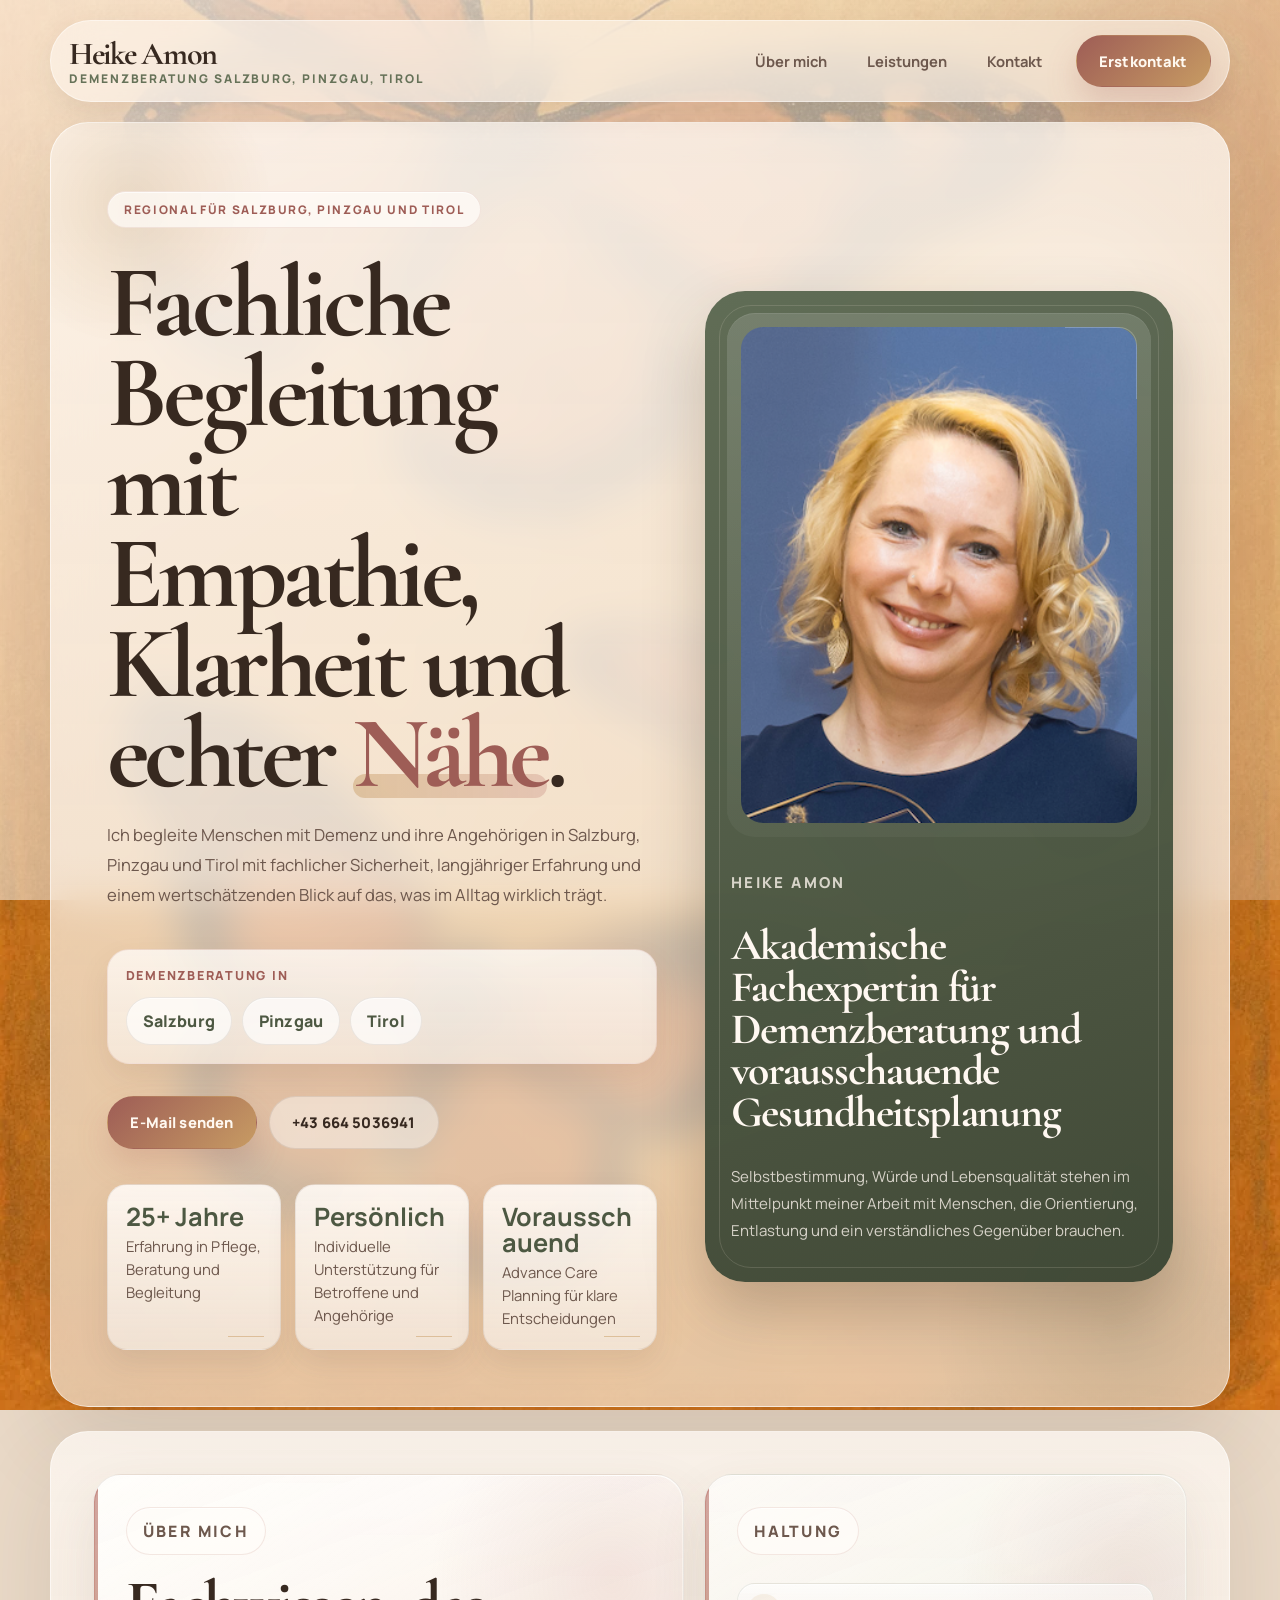
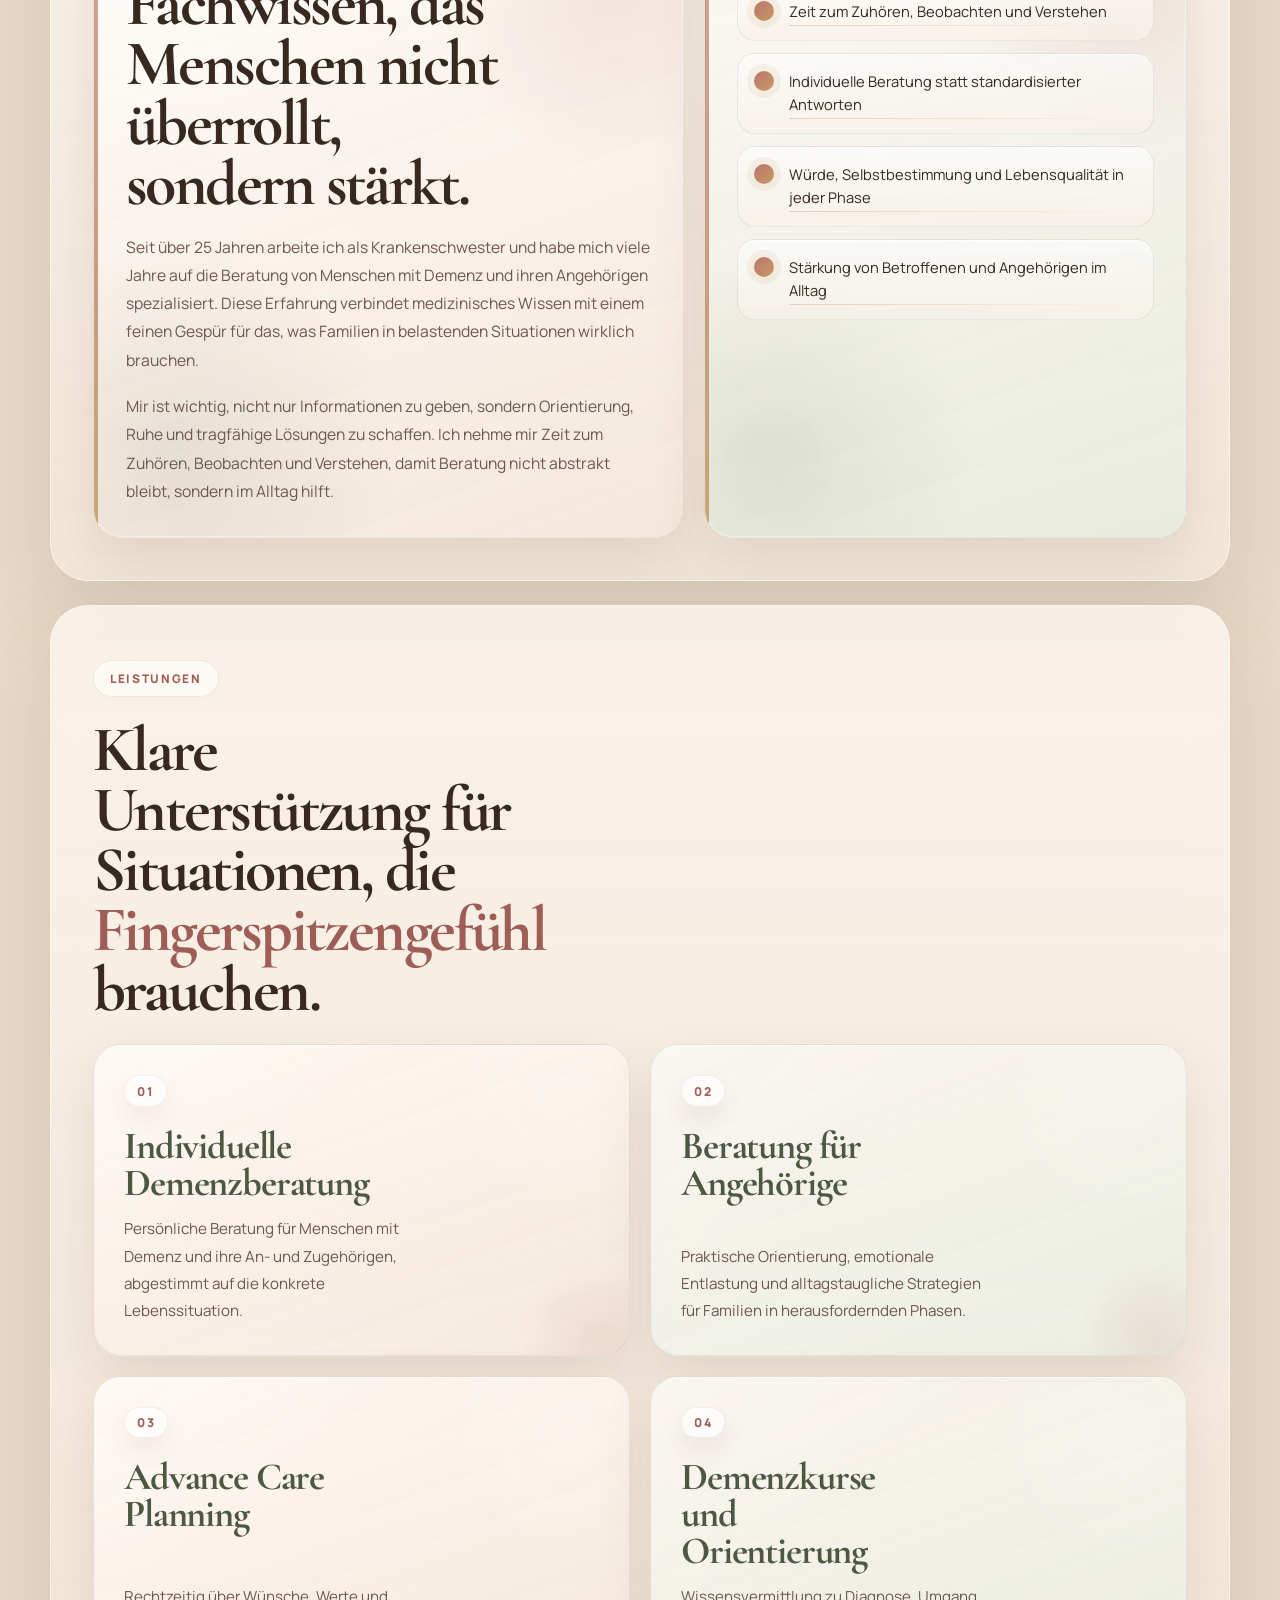
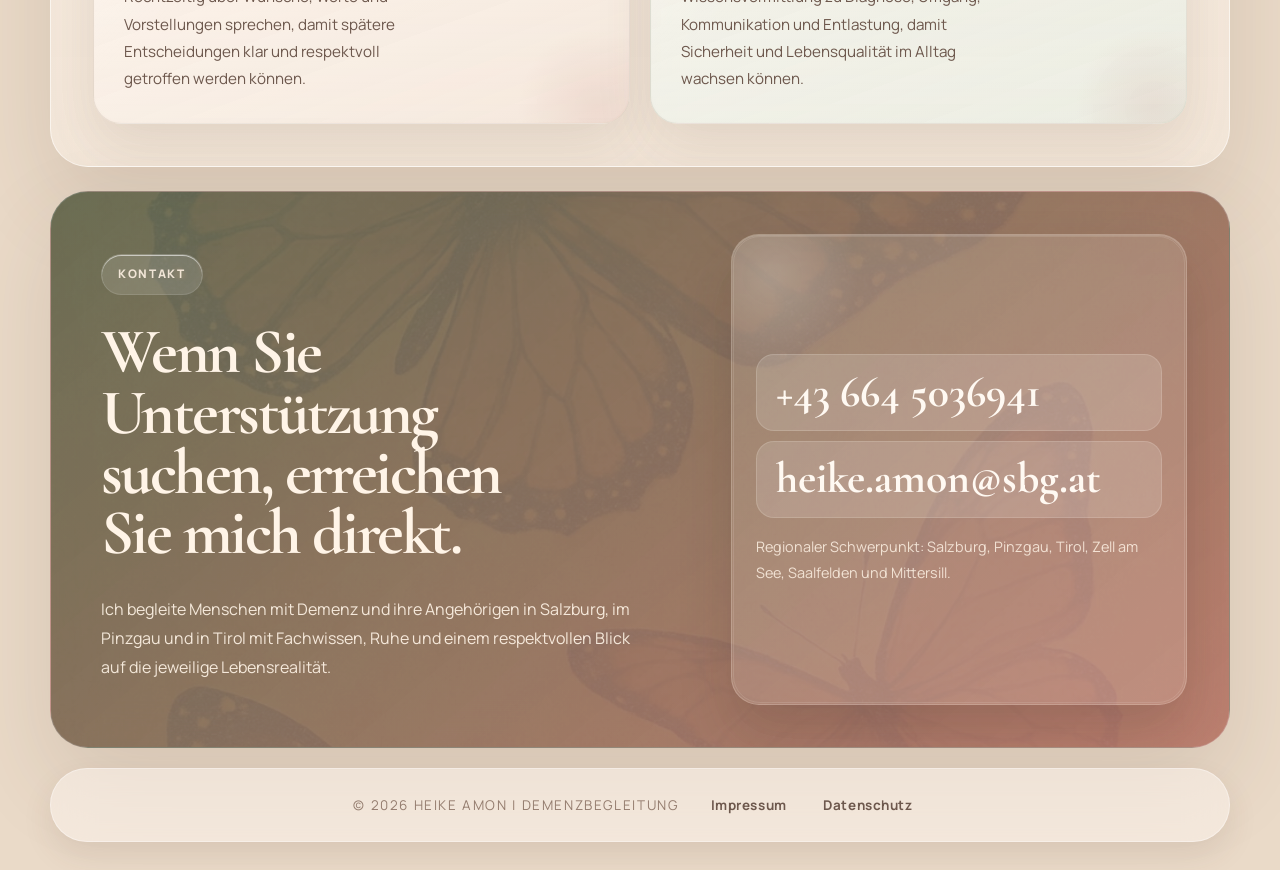
<file: index.html>
<!DOCTYPE html>
<html lang="de">
<head>
  <meta charset="UTF-8">
  <meta name="viewport" content="width=device-width, initial-scale=1.0">
  <title>Demenzberatung in Salzburg, Pinzgau und Tirol | Heike Amon</title>
  <meta name="description" content="Demenzberatung und Begleitung für Betroffene und Angehörige in Salzburg, Pinzgau und Tirol. Heike Amon bietet persönliche Beratung, Advance Care Planning und alltagstaugliche Orientierung.">
  <meta name="keywords" content="Demenzbegleitung Salzburg, Demenzberatung Pinzgau, Demenzberatung Tirol, Demenzberatung Österreich, Advance Care Planning Salzburg, Angehörigenberatung Demenz, Demenzkurse Salzburg, Demenznurse Salzburg, Demenzbegleitung Pinzgau, Demenzbegleitung Tirol">
  <meta name="author" content="Heike Amon">
  <meta name="robots" content="index, follow, max-image-preview:large">
  <meta name="language" content="German">
  <meta name="geo.region" content="AT-5">
  <meta name="geo.placename" content="Saalfelden, Österreich">
  <meta name="theme-color" content="#eadac8">

  <link rel="icon" type="image/x-icon" href="favicon.ico">
  <link rel="canonical" href="https://demenzhilfe-amon.at/">
  <link rel="preconnect" href="https://fonts.googleapis.com">
  <link rel="preconnect" href="https://fonts.gstatic.com" crossorigin>
  <link href="https://fonts.googleapis.com/css2?family=Cormorant+Garamond:wght@500;600;700&amp;family=Manrope:wght@400;500;600;700;800&amp;display=swap" rel="stylesheet">

  <meta property="og:type" content="website">
  <meta property="og:locale" content="de_AT">
  <meta property="og:site_name" content="Demenzhilfe Amon">
  <meta property="og:url" content="https://demenzhilfe-amon.at/">
  <meta property="og:title" content="Demenzberatung in Salzburg, Pinzgau und Tirol | Heike Amon">
  <meta property="og:description" content="Demenzberatung und Begleitung für Betroffene und Angehörige in Salzburg, Pinzgau und Tirol. Persönlich, fachlich fundiert und alltagstauglich.">
  <meta property="og:image" content="https://demenzhilfe-amon.at/profilbild.png">
  <meta property="og:image:alt" content="Portrait von Heike Amon">

  <meta name="twitter:card" content="summary_large_image">
  <meta name="twitter:url" content="https://demenzhilfe-amon.at/">
  <meta name="twitter:title" content="Demenzberatung in Salzburg, Pinzgau und Tirol | Heike Amon">
  <meta name="twitter:description" content="Demenzberatung und Begleitung für Betroffene und Angehörige in Salzburg, Pinzgau und Tirol. Persönlich, fachlich fundiert und alltagstauglich.">
  <meta name="twitter:image" content="https://demenzhilfe-amon.at/profilbild.png">
  <meta name="twitter:image:alt" content="Portrait von Heike Amon">

  <script type="application/ld+json">
  {
    "@context": "https://schema.org",
    "@graph": [
      {
        "@type": "WebSite",
        "@id": "https://demenzhilfe-amon.at/#website",
        "url": "https://demenzhilfe-amon.at/",
        "name": "Demenzhilfe Amon",
        "inLanguage": "de-AT"
      },
      {
        "@type": "LocalBusiness",
        "@id": "https://demenzhilfe-amon.at/#organization",
        "name": "Heike Amon - Demenzbegleitung",
        "description": "Professionelle Demenzbegleitung und Demenzberatung in Salzburg, Pinzgau und Tirol",
        "url": "https://demenzhilfe-amon.at/",
        "image": "https://demenzhilfe-amon.at/profilbild.png",
        "telephone": "+436645036941",
        "email": "heike.amon@sbg.at",
        "address": {
          "@type": "PostalAddress",
          "streetAddress": "Lofererstraße 48",
          "postalCode": "5760",
          "addressLocality": "Saalfelden",
          "addressRegion": "Salzburg",
          "addressCountry": "AT"
        },
        "areaServed": [
          {
            "@type": "City",
            "name": "Salzburg"
          },
          {
            "@type": "City",
            "name": "Pinzgau"
          },
          {
            "@type": "AdministrativeArea",
            "name": "Tirol"
          },
          {
            "@type": "City",
            "name": "Zell am See"
          },
          {
            "@type": "City",
            "name": "Saalfelden"
          },
          {
            "@type": "City",
            "name": "Mittersill"
          }
        ],
        "serviceType": [
          "Demenzberatung",
          "Advance Care Planning",
          "Angehörigenberatung",
          "Demenzkurse"
        ]
      }
    ]
  }
  </script>

  <link rel="stylesheet" href="style.css">
</head>
<body>
  <div class="page-shell">
    <nav class="site-nav" aria-label="Hauptnavigation">
      <a class="brand" href="#top">
        <span class="brand-title">Heike Amon</span>
        <span class="brand-subtitle">Demenzberatung Salzburg, Pinzgau, Tirol</span>
      </a>

      <div class="nav-links">
        <a href="#about">Über mich</a>
        <a href="#leistungen">Leistungen</a>
        <a href="#kontakt">Kontakt</a>
      </div>

      <a href="mailto:heike.amon@sbg.at" class="button button-small">Erstkontakt</a>
    </nav>

    <main>
      <header class="hero" id="top">
        <div class="hero-copy">
          <p class="eyebrow">Regional für Salzburg, Pinzgau und Tirol</p>
          <h1>Fachliche Begleitung mit Empathie, Klarheit und echter <span>Nähe</span>.</h1>
          <p class="hero-text">
            Ich begleite Menschen mit Demenz und ihre Angehörigen in Salzburg, Pinzgau und Tirol mit fachlicher Sicherheit, langjähriger Erfahrung und einem wertschätzenden Blick auf das, was im Alltag wirklich trägt.
          </p>

          <div class="location-spotlight" aria-label="Regionale Schwerpunkte">
            <p class="location-label">Demenzberatung in</p>
            <div class="location-pills">
              <span>Salzburg</span>
              <span>Pinzgau</span>
              <span>Tirol</span>
            </div>
          </div>

          <div class="hero-actions">
            <a href="mailto:heike.amon@sbg.at" class="button">E-Mail senden</a>
            <a href="tel:+436645036941" class="button button-secondary">+43 664 5036941</a>
          </div>

          <ul class="hero-points">
            <li>
              <strong>25+ Jahre</strong>
              <span>Erfahrung in Pflege, Beratung und Begleitung</span>
            </li>
            <li>
              <strong>Persönlich</strong>
              <span>Individuelle Unterstützung für Betroffene und Angehörige</span>
            </li>
            <li>
              <strong>Vorausschauend</strong>
              <span>Advance Care Planning für klare Entscheidungen</span>
            </li>
          </ul>
        </div>

        <aside class="profile-panel" aria-label="Profil von Heike Amon">
          <div class="portrait-frame">
            <img src="profilbild.png" alt="Portrait von Heike Amon" class="portrait">
          </div>

          <div class="profile-copy">
            <p class="profile-kicker">Heike Amon</p>
            <h2>Akademische Fachexpertin für Demenzberatung und vorausschauende Gesundheitsplanung</h2>
            <p>
              Selbstbestimmung, Würde und Lebensqualität stehen im Mittelpunkt meiner Arbeit mit Menschen, die Orientierung, Entlastung und ein verständliches Gegenüber brauchen.
            </p>
          </div>
        </aside>
      </header>

      <section id="about" class="section intro-section">
        <article class="content-card content-card-large">
          <p class="eyebrow">Über mich</p>
          <h2>Fachwissen, das Menschen nicht überrollt, sondern stärkt.</h2>
          <p>
            Seit über 25 Jahren arbeite ich als Krankenschwester und habe mich viele Jahre auf die Beratung von Menschen mit Demenz und ihren Angehörigen spezialisiert. Diese Erfahrung verbindet medizinisches Wissen mit einem feinen Gespür für das, was Familien in belastenden Situationen wirklich brauchen.
          </p>
          <p>
            Mir ist wichtig, nicht nur Informationen zu geben, sondern Orientierung, Ruhe und tragfähige Lösungen zu schaffen. Ich nehme mir Zeit zum Zuhören, Beobachten und Verstehen, damit Beratung nicht abstrakt bleibt, sondern im Alltag hilft.
          </p>
        </article>

        <article class="content-card">
          <p class="eyebrow">Haltung</p>
          <ul class="detail-list">
            <li>Zeit zum Zuhören, Beobachten und Verstehen</li>
            <li>Individuelle Beratung statt standardisierter Antworten</li>
            <li>Würde, Selbstbestimmung und Lebensqualität in jeder Phase</li>
            <li>Stärkung von Betroffenen und Angehörigen im Alltag</li>
          </ul>
        </article>
      </section>

      <section id="leistungen" class="section">
        <div class="section-heading">
          <p class="eyebrow">Leistungen</p>
          <h2>Klare Unterstützung für Situationen, die <span>Fingerspitzengefühl</span> brauchen.</h2>
        </div>

        <div class="services-grid">
          <article class="service-card">
            <span class="service-label">01</span>
            <h3>Individuelle Demenzberatung</h3>
            <p>Persönliche Beratung für Menschen mit Demenz und ihre An- und Zugehörigen, abgestimmt auf die konkrete Lebenssituation.</p>
          </article>

          <article class="service-card">
            <span class="service-label">02</span>
            <h3>Beratung für Angehörige</h3>
            <p>Praktische Orientierung, emotionale Entlastung und alltagstaugliche Strategien für Familien in herausfordernden Phasen.</p>
          </article>

          <article class="service-card">
            <span class="service-label">03</span>
            <h3>Advance Care Planning</h3>
            <p>Rechtzeitig über Wünsche, Werte und Vorstellungen sprechen, damit spätere Entscheidungen klar und respektvoll getroffen werden können.</p>
          </article>

          <article class="service-card">
            <span class="service-label">04</span>
            <h3>Demenzkurse und Orientierung</h3>
            <p>Wissensvermittlung zu Diagnose, Umgang, Kommunikation und Entlastung, damit Sicherheit und Lebensqualität im Alltag wachsen können.</p>
          </article>
        </div>
      </section>

      <section id="kontakt" class="section contact-section">
        <div class="contact-panel">
          <div class="contact-copy">
            <p class="eyebrow">Kontakt</p>
            <h2>Wenn Sie Unterstützung suchen, erreichen Sie mich direkt.</h2>
            <p>
              Ich begleite Menschen mit Demenz und ihre Angehörigen in Salzburg, im Pinzgau und in Tirol mit Fachwissen, Ruhe und einem respektvollen Blick auf die jeweilige Lebensrealität.
            </p>
          </div>

          <div class="contact-details">
            <a href="tel:+436645036941" class="contact-link">+43 664 5036941</a>
            <a href="mailto:heike.amon@sbg.at" class="contact-link">heike.amon@sbg.at</a>
            <p class="contact-note">Regionaler Schwerpunkt: Salzburg, Pinzgau, Tirol, Zell am See, Saalfelden und Mittersill.</p>
          </div>
        </div>
      </section>
    </main>

    <footer class="site-footer">
      <p>&copy; <span data-current-year>2026</span> Heike Amon | Demenzbegleitung</p>
      <nav class="footer-links" aria-label="Rechtliche Seiten">
        <a href="impressum.html">Impressum</a>
        <a href="datenschutz.html">Datenschutz</a>
      </nav>
    </footer>
  </div>

  <script src="script.js"></script>
</body>
</html>
</file>
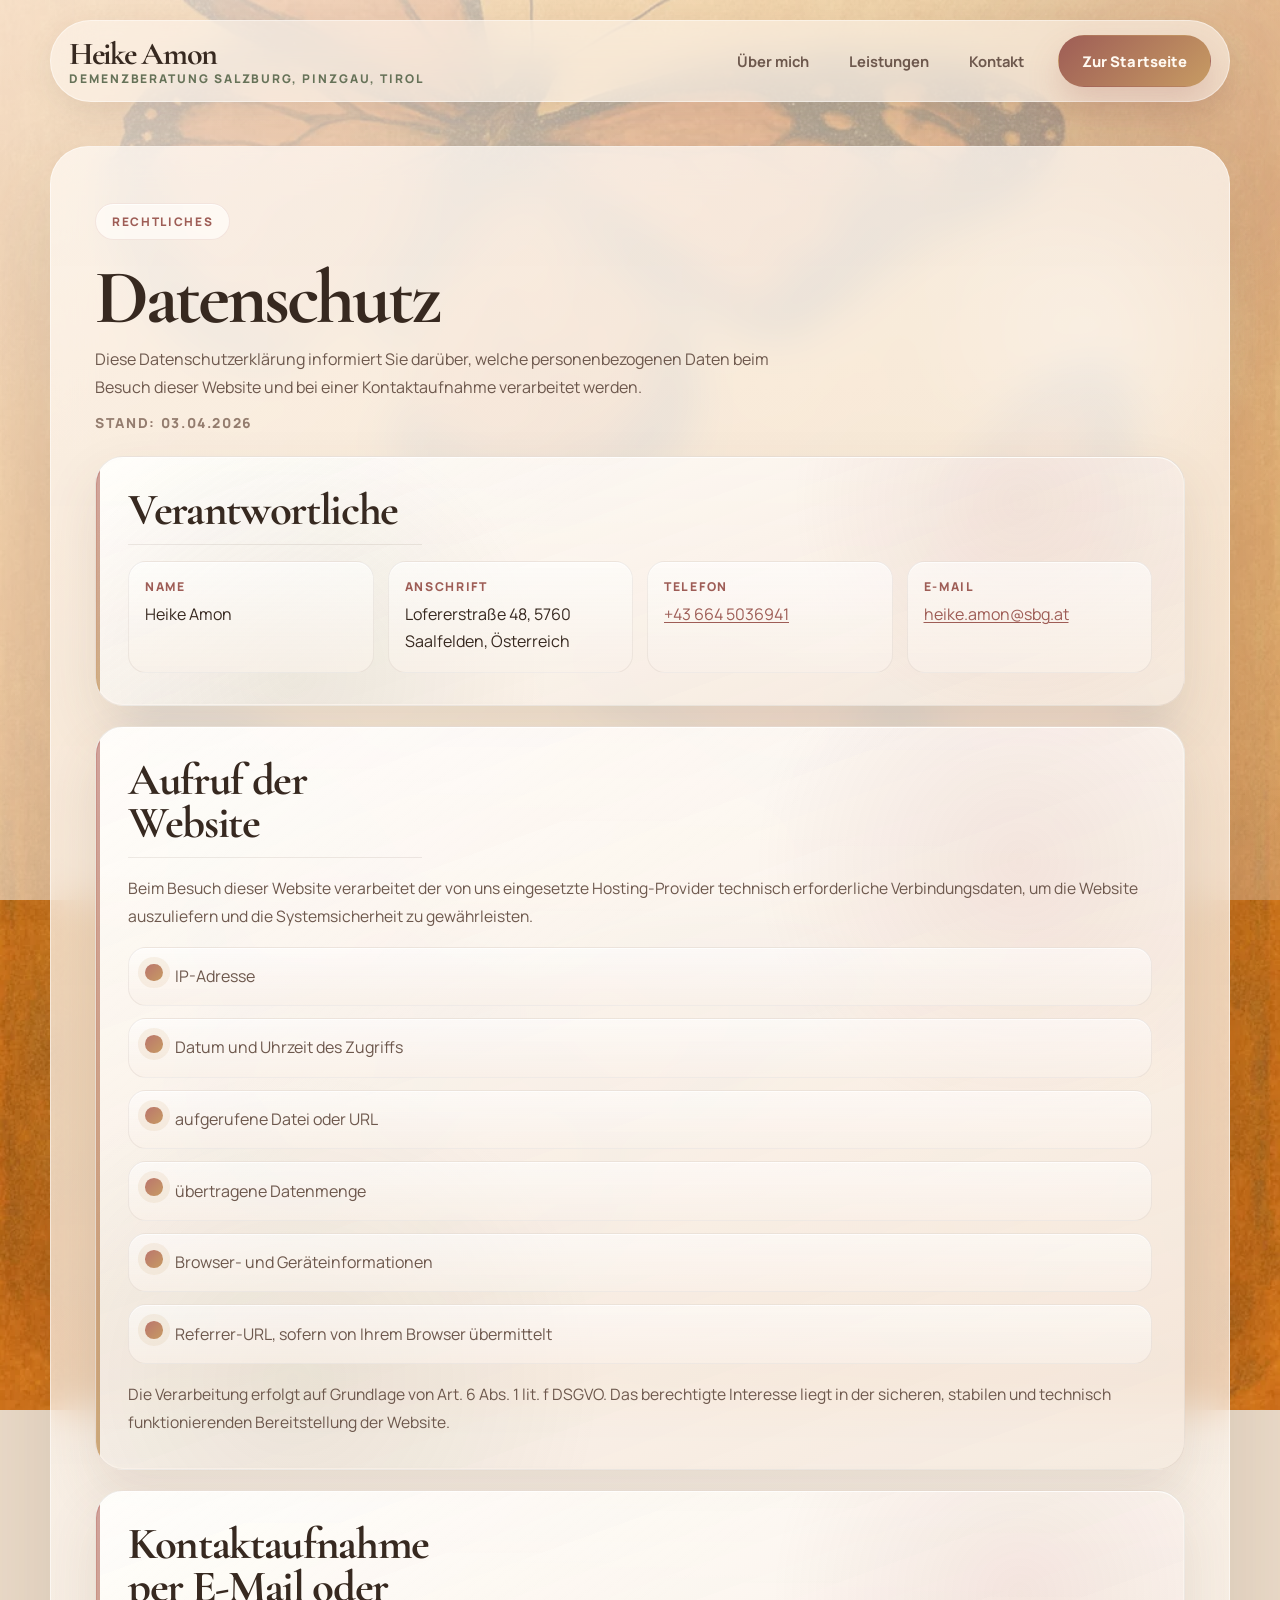
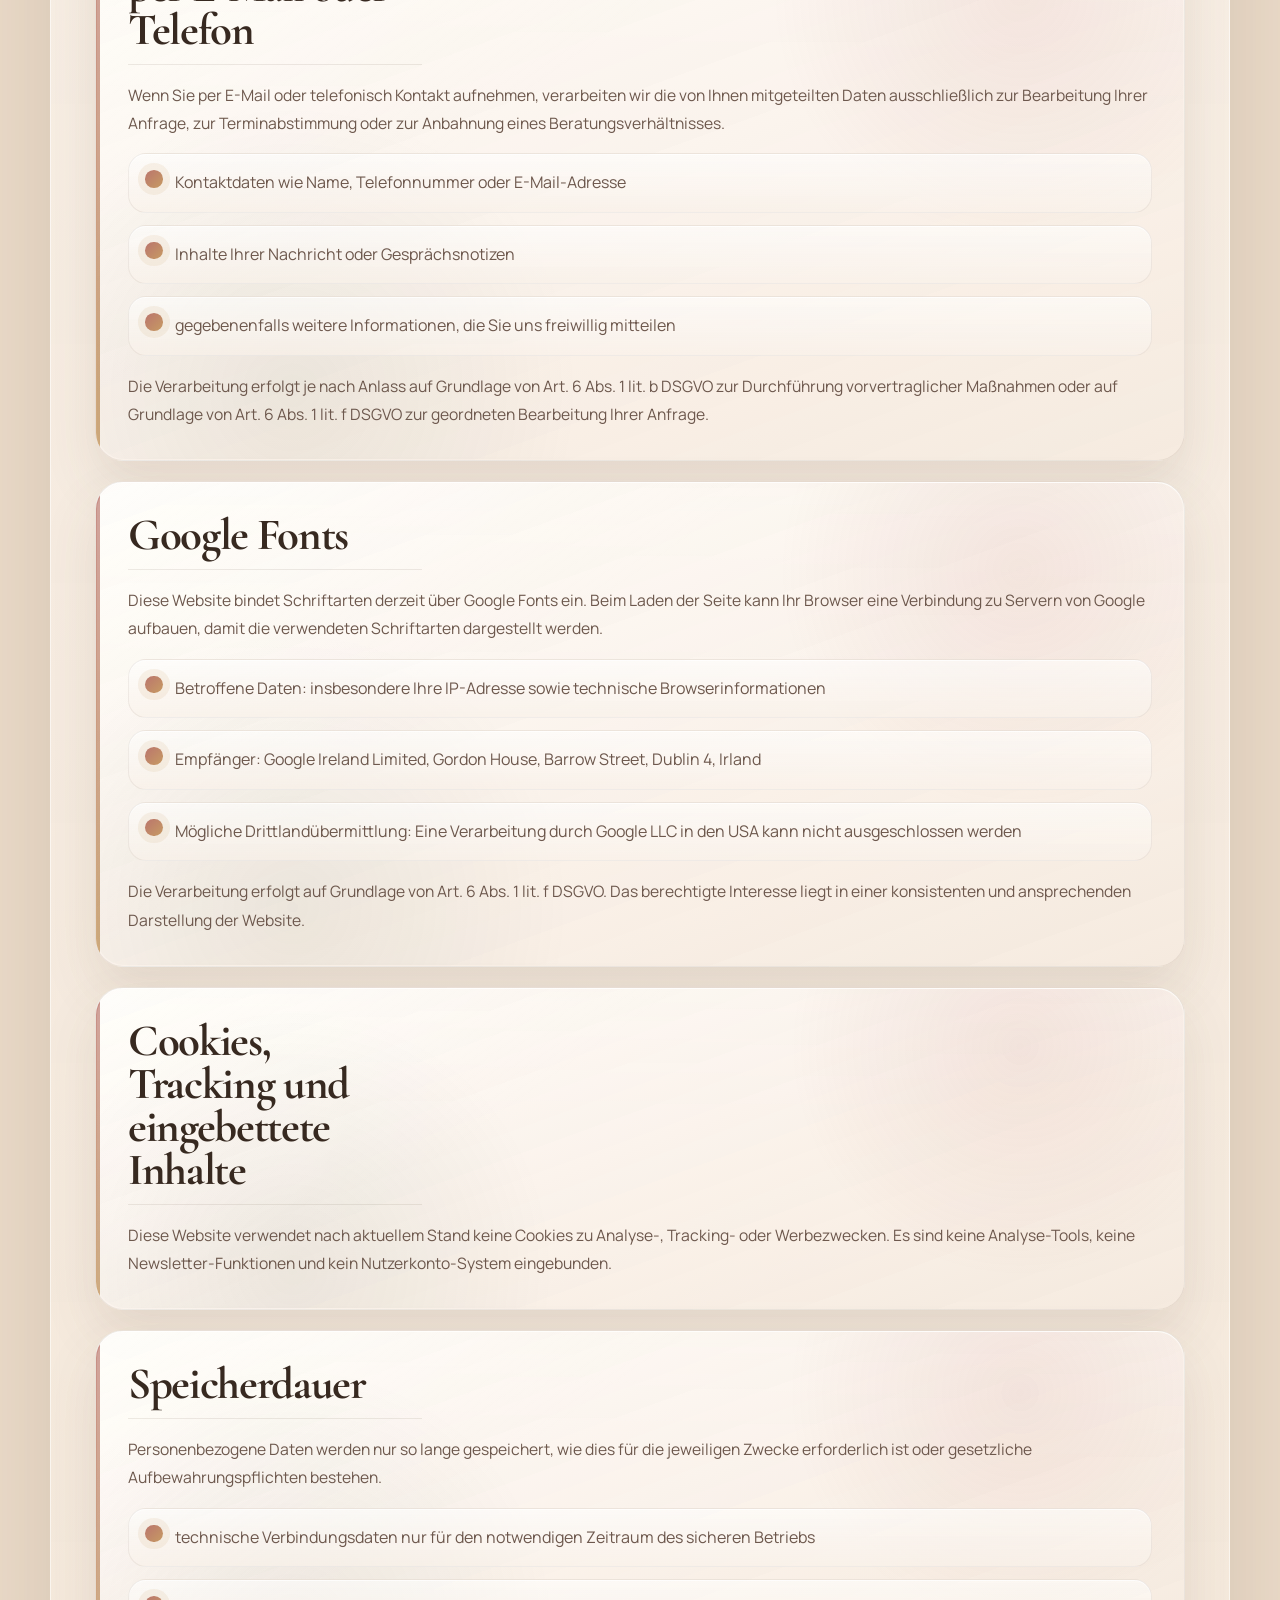
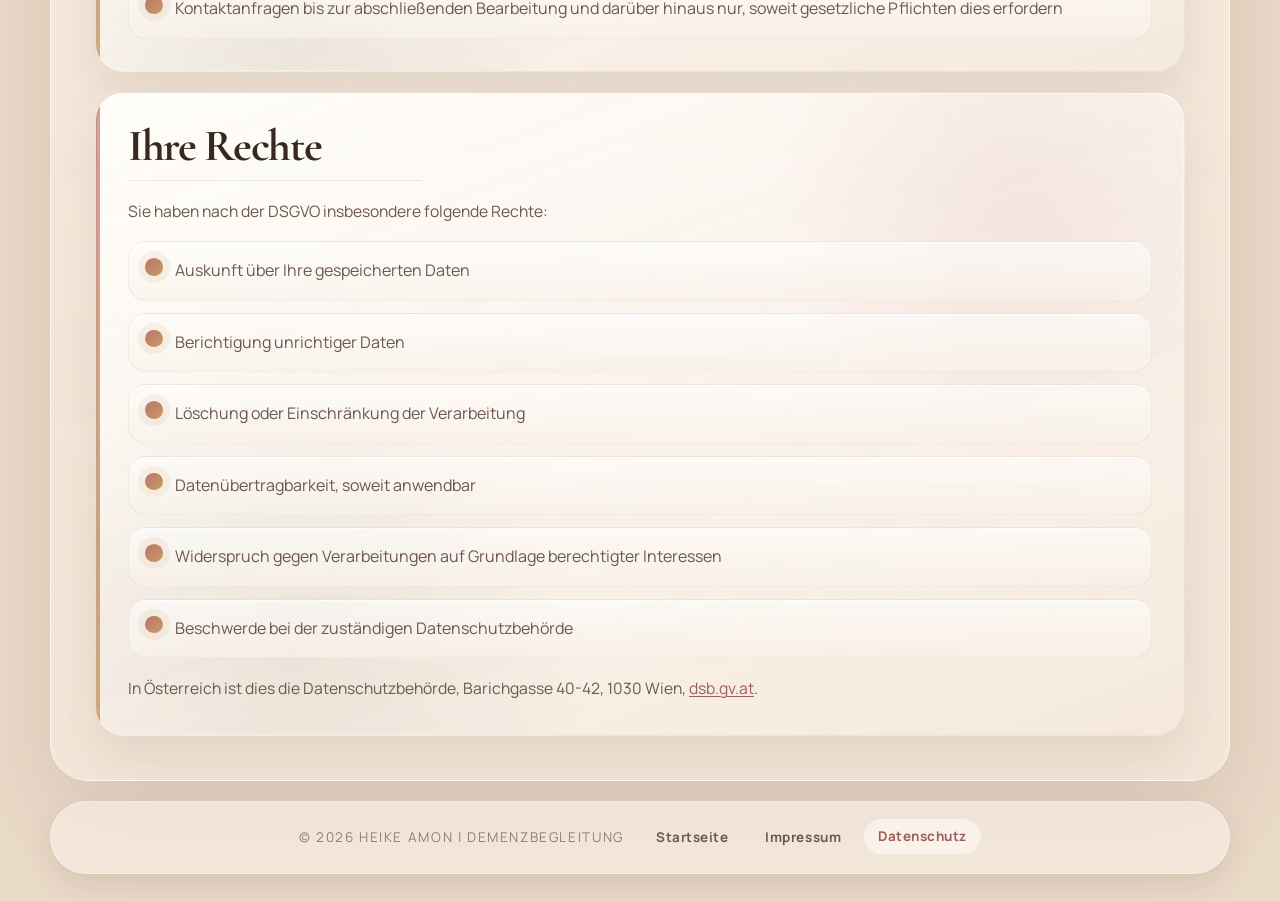
<file: datenschutz.html>
<!DOCTYPE html>
<html lang="de">
<head>
  <meta charset="UTF-8">
  <meta name="viewport" content="width=device-width, initial-scale=1.0">
  <title>Datenschutz | Demenzhilfe Amon</title>
  <meta name="description" content="Datenschutzhinweise zur Website demenzhilfe-amon.at und zur Verarbeitung personenbezogener Daten durch Heike Amon.">
  <meta name="robots" content="noindex, follow">
  <meta name="theme-color" content="#eadac8">
  <link rel="icon" type="image/x-icon" href="favicon.ico">
  <link rel="canonical" href="https://demenzhilfe-amon.at/datenschutz.html">
  <link rel="preconnect" href="https://fonts.googleapis.com">
  <link rel="preconnect" href="https://fonts.gstatic.com" crossorigin>
  <link href="https://fonts.googleapis.com/css2?family=Cormorant+Garamond:wght@500;600;700&amp;family=Manrope:wght@400;500;600;700;800&amp;display=swap" rel="stylesheet">
  <link rel="stylesheet" href="style.css">
</head>
<body class="legal-page">
  <div class="page-shell">
    <nav class="site-nav" aria-label="Seitennavigation">
      <a class="brand" href="index.html">
        <span class="brand-title">Heike Amon</span>
        <span class="brand-subtitle">Demenzberatung Salzburg, Pinzgau, Tirol</span>
      </a>

      <div class="nav-links">
        <a href="index.html#about">Über mich</a>
        <a href="index.html#leistungen">Leistungen</a>
        <a href="index.html#kontakt">Kontakt</a>
      </div>

      <a href="index.html" class="button button-small">Zur Startseite</a>
    </nav>

    <main class="legal-main">
      <section class="section legal-section">
        <div class="section-heading legal-heading">
          <p class="eyebrow">Rechtliches</p>
          <h1 class="legal-title">Datenschutz</h1>
          <p class="legal-intro">
            Diese Datenschutzerklärung informiert Sie darüber, welche personenbezogenen Daten beim Besuch dieser Website und bei einer Kontaktaufnahme verarbeitet werden.
          </p>
          <p class="legal-meta">Stand: 03.04.2026</p>
        </div>

        <div class="legal-stack">
          <article class="content-card legal-card">
            <h2>Verantwortliche</h2>
            <dl class="legal-kv">
              <div>
                <dt>Name</dt>
                <dd>Heike Amon</dd>
              </div>
              <div>
                <dt>Anschrift</dt>
                <dd>Lofererstraße 48, 5760 Saalfelden, Österreich</dd>
              </div>
              <div>
                <dt>Telefon</dt>
                <dd><a href="tel:+436645036941">+43 664 5036941</a></dd>
              </div>
              <div>
                <dt>E-Mail</dt>
                <dd><a href="mailto:heike.amon@sbg.at">heike.amon@sbg.at</a></dd>
              </div>
            </dl>
          </article>

          <article class="content-card legal-card">
            <h2>Aufruf der Website</h2>
            <p>
              Beim Besuch dieser Website verarbeitet der von uns eingesetzte Hosting-Provider technisch erforderliche Verbindungsdaten, um die Website auszuliefern und die Systemsicherheit zu gewährleisten.
            </p>
            <ul class="legal-list">
              <li>IP-Adresse</li>
              <li>Datum und Uhrzeit des Zugriffs</li>
              <li>aufgerufene Datei oder URL</li>
              <li>übertragene Datenmenge</li>
              <li>Browser- und Geräteinformationen</li>
              <li>Referrer-URL, sofern von Ihrem Browser übermittelt</li>
            </ul>
            <p>
              Die Verarbeitung erfolgt auf Grundlage von Art. 6 Abs. 1 lit. f DSGVO. Das berechtigte Interesse liegt in der sicheren, stabilen und technisch funktionierenden Bereitstellung der Website.
            </p>
          </article>

          <article class="content-card legal-card">
            <h2>Kontaktaufnahme per E-Mail oder Telefon</h2>
            <p>
              Wenn Sie per E-Mail oder telefonisch Kontakt aufnehmen, verarbeiten wir die von Ihnen mitgeteilten Daten ausschließlich zur Bearbeitung Ihrer Anfrage, zur Terminabstimmung oder zur Anbahnung eines Beratungsverhältnisses.
            </p>
            <ul class="legal-list">
              <li>Kontaktdaten wie Name, Telefonnummer oder E-Mail-Adresse</li>
              <li>Inhalte Ihrer Nachricht oder Gesprächsnotizen</li>
              <li>gegebenenfalls weitere Informationen, die Sie uns freiwillig mitteilen</li>
            </ul>
            <p>
              Die Verarbeitung erfolgt je nach Anlass auf Grundlage von Art. 6 Abs. 1 lit. b DSGVO zur Durchführung vorvertraglicher Maßnahmen oder auf Grundlage von Art. 6 Abs. 1 lit. f DSGVO zur geordneten Bearbeitung Ihrer Anfrage.
            </p>
          </article>

          <article class="content-card legal-card">
            <h2>Google Fonts</h2>
            <p>
              Diese Website bindet Schriftarten derzeit über Google Fonts ein. Beim Laden der Seite kann Ihr Browser eine Verbindung zu Servern von Google aufbauen, damit die verwendeten Schriftarten dargestellt werden.
            </p>
            <ul class="legal-list">
              <li>Betroffene Daten: insbesondere Ihre IP-Adresse sowie technische Browserinformationen</li>
              <li>Empfänger: Google Ireland Limited, Gordon House, Barrow Street, Dublin 4, Irland</li>
              <li>Mögliche Drittlandübermittlung: Eine Verarbeitung durch Google LLC in den USA kann nicht ausgeschlossen werden</li>
            </ul>
            <p>
              Die Verarbeitung erfolgt auf Grundlage von Art. 6 Abs. 1 lit. f DSGVO. Das berechtigte Interesse liegt in einer konsistenten und ansprechenden Darstellung der Website.
            </p>
          </article>

          <article class="content-card legal-card">
            <h2>Cookies, Tracking und eingebettete Inhalte</h2>
            <p>
              Diese Website verwendet nach aktuellem Stand keine Cookies zu Analyse-, Tracking- oder Werbezwecken. Es sind keine Analyse-Tools, keine Newsletter-Funktionen und kein Nutzerkonto-System eingebunden.
            </p>
          </article>

          <article class="content-card legal-card">
            <h2>Speicherdauer</h2>
            <p>
              Personenbezogene Daten werden nur so lange gespeichert, wie dies für die jeweiligen Zwecke erforderlich ist oder gesetzliche Aufbewahrungspflichten bestehen.
            </p>
            <ul class="legal-list">
              <li>technische Verbindungsdaten nur für den notwendigen Zeitraum des sicheren Betriebs</li>
              <li>Kontaktanfragen bis zur abschließenden Bearbeitung und darüber hinaus nur, soweit gesetzliche Pflichten dies erfordern</li>
            </ul>
          </article>

          <article class="content-card legal-card">
            <h2>Ihre Rechte</h2>
            <p>Sie haben nach der DSGVO insbesondere folgende Rechte:</p>
            <ul class="legal-list">
              <li>Auskunft über Ihre gespeicherten Daten</li>
              <li>Berichtigung unrichtiger Daten</li>
              <li>Löschung oder Einschränkung der Verarbeitung</li>
              <li>Datenübertragbarkeit, soweit anwendbar</li>
              <li>Widerspruch gegen Verarbeitungen auf Grundlage berechtigter Interessen</li>
              <li>Beschwerde bei der zuständigen Datenschutzbehörde</li>
            </ul>
            <p>
              In Österreich ist dies die Datenschutzbehörde, Barichgasse 40-42, 1030 Wien, <a href="https://dsb.gv.at/" target="_blank" rel="noreferrer">dsb.gv.at</a>.
            </p>
          </article>
        </div>
      </section>
    </main>

    <footer class="site-footer">
      <p>&copy; <span data-current-year>2026</span> Heike Amon | Demenzbegleitung</p>
      <nav class="footer-links" aria-label="Rechtliche Seiten">
        <a href="index.html">Startseite</a>
        <a href="impressum.html">Impressum</a>
        <a href="datenschutz.html" aria-current="page">Datenschutz</a>
      </nav>
    </footer>
  </div>

  <script src="script.js"></script>
</body>
</html>
</file>
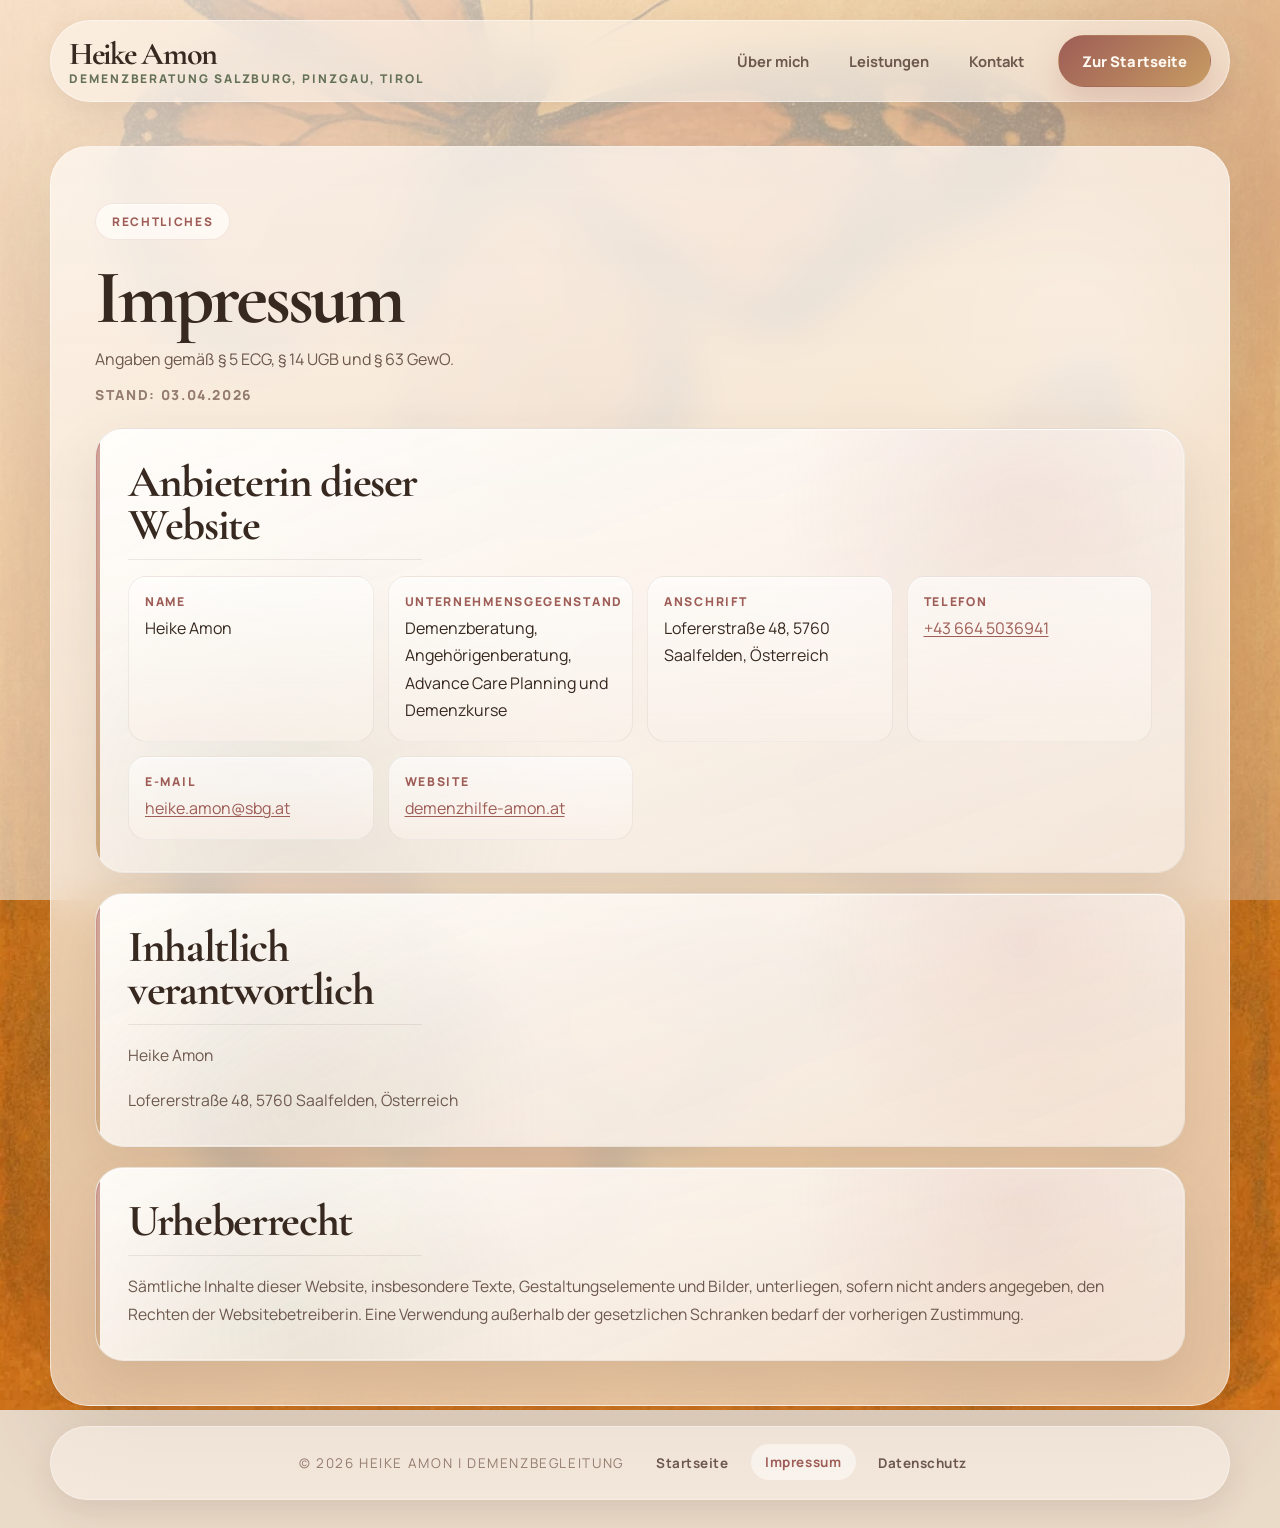
<file: impressum.html>
<!DOCTYPE html>
<html lang="de">
<head>
  <meta charset="UTF-8">
  <meta name="viewport" content="width=device-width, initial-scale=1.0">
  <title>Impressum | Demenzhilfe Amon</title>
  <meta name="description" content="Impressum der Website demenzhilfe-amon.at mit Anbieterangaben und Kontaktinformationen von Heike Amon.">
  <meta name="robots" content="noindex, follow">
  <meta name="theme-color" content="#eadac8">
  <link rel="icon" type="image/x-icon" href="favicon.ico">
  <link rel="canonical" href="https://demenzhilfe-amon.at/impressum.html">
  <link rel="preconnect" href="https://fonts.googleapis.com">
  <link rel="preconnect" href="https://fonts.gstatic.com" crossorigin>
  <link href="https://fonts.googleapis.com/css2?family=Cormorant+Garamond:wght@500;600;700&amp;family=Manrope:wght@400;500;600;700;800&amp;display=swap" rel="stylesheet">
  <link rel="stylesheet" href="style.css">
</head>
<body class="legal-page">
  <div class="page-shell">
    <nav class="site-nav" aria-label="Seitennavigation">
      <a class="brand" href="index.html">
        <span class="brand-title">Heike Amon</span>
        <span class="brand-subtitle">Demenzberatung Salzburg, Pinzgau, Tirol</span>
      </a>

      <div class="nav-links">
        <a href="index.html#about">Über mich</a>
        <a href="index.html#leistungen">Leistungen</a>
        <a href="index.html#kontakt">Kontakt</a>
      </div>

      <a href="index.html" class="button button-small">Zur Startseite</a>
    </nav>

    <main class="legal-main">
      <section class="section legal-section">
        <div class="section-heading legal-heading">
          <p class="eyebrow">Rechtliches</p>
          <h1 class="legal-title">Impressum</h1>
          <p class="legal-intro">
            Angaben gemäß § 5 ECG, § 14 UGB und § 63 GewO.
          </p>
          <p class="legal-meta">Stand: 03.04.2026</p>
        </div>

        <div class="legal-stack">
          
          <article class="content-card legal-card">
            <h2>Anbieterin dieser Website</h2>
            <dl class="legal-kv">
              <div>
                <dt>Name</dt>
                <dd>Heike Amon</dd>
              </div>
              <div>
                <dt>Unternehmensgegenstand</dt>
                <dd>Demenzberatung, Angehörigenberatung, Advance Care Planning und Demenzkurse</dd>
              </div>
              <div>
                <dt>Anschrift</dt>
                <dd>Lofererstraße 48, 5760 Saalfelden, Österreich</dd>
              </div>
              <div>
                <dt>Telefon</dt>
                <dd><a href="tel:+436645036941">+43 664 5036941</a></dd>
              </div>
              <div>
                <dt>E-Mail</dt>
                <dd><a href="mailto:heike.amon@sbg.at">heike.amon@sbg.at</a></dd>
              </div>
              <div>
                <dt>Website</dt>
                <dd><a href="https://demenzhilfe-amon.at/">demenzhilfe-amon.at</a></dd>
              </div>
            </dl>
          </article>

          <article class="content-card legal-card">
            <h2>Inhaltlich verantwortlich</h2>
            <p>Heike Amon</p>
            <p>Lofererstraße 48, 5760 Saalfelden, Österreich</p>
          </article>


          <article class="content-card legal-card">
            <h2>Urheberrecht</h2>
            <p>
              Sämtliche Inhalte dieser Website, insbesondere Texte, Gestaltungselemente und Bilder, unterliegen, sofern nicht anders angegeben, den Rechten der Websitebetreiberin. Eine Verwendung außerhalb der gesetzlichen Schranken bedarf der vorherigen Zustimmung.
            </p>
          </article>
        </div>
      </section>
    </main>

    <footer class="site-footer">
      <p>&copy; <span data-current-year>2026</span> Heike Amon | Demenzbegleitung</p>
      <nav class="footer-links" aria-label="Rechtliche Seiten">
        <a href="index.html">Startseite</a>
        <a href="impressum.html" aria-current="page">Impressum</a>
        <a href="datenschutz.html">Datenschutz</a>
      </nav>
    </footer>
  </div>

  <script src="script.js"></script>
</body>
</html>
</file>
<file: style.css>
:root {
  --page-bg: #eadac8;
  --page-bg-deep: #dcc8b2;
  --paper: rgba(255, 249, 243, 0.74);
  --paper-strong: rgba(255, 250, 245, 0.9);
  --paper-soft: rgba(246, 235, 224, 0.78);
  --line: rgba(90, 69, 55, 0.12);
  --line-strong: rgba(90, 69, 55, 0.18);
  --ink: #372920;
  --ink-soft: #6d584d;
  --ink-faint: #947d6f;
  --olive: #667258;
  --olive-deep: #4d5842;
  --rose: #ba756d;
  --rose-deep: #9e5d56;
  --gold: #c79b63;
  --cream: #fff8f1;
  --shadow-xl: 0 35px 90px rgba(87, 63, 49, 0.14);
  --shadow-lg: 0 22px 54px rgba(87, 63, 49, 0.12);
  --shadow-md: 0 14px 30px rgba(87, 63, 49, 0.1);
  --shadow-card-hover: 0 30px 68px rgba(87, 63, 49, 0.16);
  --radius-xl: 38px;
  --radius-lg: 28px;
  --radius-md: 20px;
  --radius-sm: 16px;
  --max-w: 1180px;
}

*,
*::before,
*::after {
  box-sizing: border-box;
}

html {
  scroll-behavior: smooth;
  scroll-padding-top: 110px;
  overflow-x: hidden;
}

body {
  margin: 0;
  min-height: 100vh;
  overflow-x: hidden;
  font-family: "Manrope", sans-serif;
  color: var(--ink);
  background-color: var(--page-bg);
  background-image:
    linear-gradient(140deg, rgba(255, 248, 240, 0.78), rgba(220, 200, 178, 0.42)),
    radial-gradient(circle at 10% 12%, rgba(186, 117, 109, 0.18), transparent 30%),
    radial-gradient(circle at 86% 14%, rgba(102, 114, 88, 0.16), transparent 26%),
    url("blumen.webp");
  background-position: center;
  background-repeat: no-repeat;
  background-size: auto, auto, auto, cover;
  background-attachment: fixed;
  -webkit-font-smoothing: antialiased;
}

body::before {
  content: "";
  position: fixed;
  inset: 0;
  z-index: -2;
  background:
    linear-gradient(180deg, rgba(255, 255, 255, 0.12), rgba(255, 247, 240, 0.04) 20%, rgba(76, 53, 42, 0.05) 100%),
    repeating-linear-gradient(90deg, transparent 0, transparent 72px, rgba(255, 255, 255, 0.05) 73px, transparent 74px);
  mix-blend-mode: soft-light;
  pointer-events: none;
}

body::after {
  content: "";
  position: fixed;
  top: -9rem;
  right: -10rem;
  z-index: -1;
  width: 34rem;
  height: 34rem;
  border-radius: 50%;
  background: radial-gradient(circle, rgba(186, 117, 109, 0.25), transparent 68%);
  filter: blur(18px);
  opacity: 0.85;
  pointer-events: none;
  animation: drift 18s ease-in-out infinite alternate;
}

::selection {
  background: rgba(186, 117, 109, 0.25);
  color: var(--ink);
}

img {
  display: block;
  max-width: 100%;
}

a {
  color: inherit;
  text-decoration: none;
}

header[id],
main section[id] {
  scroll-margin-top: 110px;
}

.page-shell {
  position: relative;
  display: flex;
  flex-direction: column;
  gap: 20px;
  width: min(var(--max-w), calc(100% - 32px));
  margin: 20px auto 28px;
}

.page-shell::before {
  content: "";
  position: absolute;
  top: 9rem;
  right: -2rem;
  width: 22rem;
  height: 22rem;
  border-radius: 50%;
  background: radial-gradient(circle, rgba(255, 247, 239, 0.42), transparent 70%);
  filter: blur(12px);
  pointer-events: none;
}

.site-nav,
.hero,
.section,
.site-footer {
  position: relative;
  backdrop-filter: blur(20px);
  -webkit-backdrop-filter: blur(20px);
}

.site-nav {
  z-index: 30;
  display: flex;
  align-items: center;
  gap: 18px;
  padding: 14px 18px;
  border: 1px solid rgba(255, 255, 255, 0.44);
  border-radius: 999px;
  background: rgba(255, 248, 241, 0.58);
  box-shadow: 0 10px 30px rgba(87, 63, 49, 0.1);
}

.brand {
  display: flex;
  flex-direction: column;
  margin-right: auto;
  line-height: 1.05;
}

.brand-title {
  font-family: "Cormorant Garamond", serif;
  font-size: 2rem;
  font-weight: 700;
  letter-spacing: -0.04em;
  color: var(--ink);
}

.brand-subtitle {
  margin-top: 0.15rem;
  font-size: 0.75rem;
  font-weight: 800;
  letter-spacing: 0.16em;
  text-transform: uppercase;
  color: var(--olive);
  overflow-wrap: anywhere;
}

.nav-links {
  display: flex;
  flex-wrap: wrap;
  justify-content: center;
  gap: 8px;
}

.nav-links a {
  min-width: 0;
  padding: 0.72rem 1rem;
  border-radius: 999px;
  color: var(--ink-soft);
  font-size: 0.92rem;
  font-weight: 700;
  transition: transform 0.24s ease, background-color 0.24s ease, color 0.24s ease;
}

.nav-links a:hover,
.nav-links a:focus-visible,
.nav-links a.is-active {
  color: var(--rose-deep);
  background: rgba(255, 255, 255, 0.5);
  transform: translateY(-1px);
}

.button {
  display: inline-flex;
  align-items: center;
  justify-content: center;
  gap: 0.5rem;
  padding: 0.95rem 1.4rem;
  border: 1px solid transparent;
  border-radius: 999px;
  background: linear-gradient(135deg, var(--rose-deep), var(--gold));
  color: #fff9f1;
  font-size: 0.92rem;
  font-weight: 800;
  letter-spacing: 0.01em;
  box-shadow: 0 16px 32px rgba(158, 93, 86, 0.22);
  transition: transform 0.24s ease, box-shadow 0.24s ease, background-color 0.24s ease;
}

.button:hover,
.button:focus-visible {
  transform: translateY(-2px);
  box-shadow: 0 20px 40px rgba(158, 93, 86, 0.26);
}

.button-secondary {
  background: rgba(255, 255, 255, 0.44);
  color: var(--ink);
  border-color: rgba(90, 69, 55, 0.12);
  box-shadow: none;
}

.button-secondary:hover,
.button-secondary:focus-visible {
  background: rgba(255, 255, 255, 0.6);
  box-shadow: none;
}

.button-small {
  white-space: nowrap;
}

.hero,
.section {
  isolation: isolate;
  overflow: hidden;
  border: 1px solid rgba(255, 255, 255, 0.52);
  border-radius: var(--radius-xl);
  background: linear-gradient(180deg, rgba(255, 250, 245, 0.74), rgba(247, 236, 224, 0.68));
  box-shadow: var(--shadow-xl);
}

.hero {
  display: grid;
  grid-template-columns: minmax(0, 1.08fr) minmax(320px, 0.92fr);
  align-items: center;
  gap: clamp(24px, 4vw, 48px);
  padding: clamp(28px, 5vw, 56px);
}

.hero::before {
  content: "";
  position: absolute;
  top: -4rem;
  left: -4rem;
  width: 18rem;
  height: 18rem;
  border-radius: 50%;
  background: radial-gradient(circle, rgba(199, 155, 99, 0.25), transparent 70%);
}

.hero::after {
  content: "";
  position: absolute;
  right: -5rem;
  bottom: -7rem;
  width: 24rem;
  height: 24rem;
  border-radius: 50%;
  background: radial-gradient(circle, rgba(102, 114, 88, 0.18), transparent 68%);
}

.hero-copy {
  position: relative;
  z-index: 1;
  min-width: 0;
  display: flex;
  flex-direction: column;
  align-items: flex-start;
}

.eyebrow {
  display: inline-flex;
  align-items: center;
  width: fit-content;
  padding: 0.55rem 1rem;
  border: 1px solid rgba(186, 117, 109, 0.16);
  border-radius: 999px;
  background: rgba(255, 252, 248, 0.75);
  color: var(--rose-deep);
  font-size: 0.74rem;
  font-weight: 800;
  letter-spacing: 0.14em;
  text-transform: uppercase;
  box-shadow: inset 0 1px 0 rgba(255, 255, 255, 0.65);
}

h1,
h2,
h3 {
  margin: 0;
  font-family: "Cormorant Garamond", serif;
}

.hero h1 {
  max-width: 10ch;
  margin-top: 1.1rem;
  color: var(--ink);
  font-size: clamp(3.6rem, 8vw, 6.8rem);
  font-weight: 700;
  line-height: 0.88;
  letter-spacing: -0.045em;
  text-wrap: balance;
}

.hero h1 span {
  position: relative;
  color: var(--rose-deep);
}

.hero h1 span::after {
  content: "";
  position: absolute;
  left: 0;
  right: 0;
  bottom: 0.16em;
  z-index: -1;
  height: 0.24em;
  border-radius: 999px;
  background: linear-gradient(90deg, rgba(199, 155, 99, 0.45), rgba(186, 117, 109, 0.28));
}

.hero-text,
.content-card p,
.service-card p,
.contact-copy p,
.profile-copy p,
.contact-note {
  color: var(--ink-soft);
  line-height: 1.8;
}

.hero-text {
  max-width: 54ch;
  margin-top: 1.4rem;
  font-size: 1.04rem;
}

.location-spotlight {
  width: 100%;
  max-width: 46rem;
  margin-top: 1.4rem;
  padding: 1.05rem 1.1rem 1.15rem;
  border: 1px solid rgba(186, 117, 109, 0.14);
  border-radius: 22px;
  background: linear-gradient(180deg, rgba(255, 252, 248, 0.78), rgba(248, 238, 228, 0.74));
  box-shadow: var(--shadow-md);
}

.location-label {
  margin: 0 0 0.8rem;
  color: var(--rose-deep);
  font-size: 0.78rem;
  font-weight: 800;
  letter-spacing: 0.14em;
  text-transform: uppercase;
}

.location-pills {
  display: flex;
  flex-wrap: wrap;
  gap: 10px;
}

.location-pills span {
  display: inline-flex;
  align-items: center;
  justify-content: center;
  min-height: 44px;
  padding: 0.75rem 1rem;
  border: 1px solid rgba(90, 69, 55, 0.1);
  border-radius: 999px;
  background: rgba(255, 255, 255, 0.68);
  color: var(--olive-deep);
  font-size: 1rem;
  font-weight: 800;
  letter-spacing: 0.01em;
  box-shadow: inset 0 1px 0 rgba(255, 255, 255, 0.62);
}

.hero-actions {
  display: flex;
  flex-wrap: wrap;
  gap: 12px;
  margin-top: 2rem;
}

.hero-points {
  display: grid;
  grid-template-columns: repeat(3, minmax(0, 1fr));
  gap: 14px;
  width: 100%;
  margin: 2.2rem 0 0;
  padding: 0;
  list-style: none;
}

.hero-points li {
  position: relative;
  padding: 1.2rem 1.15rem;
  border: 1px solid rgba(90, 69, 55, 0.09);
  border-radius: var(--radius-md);
  background: linear-gradient(180deg, rgba(255, 251, 247, 0.88), rgba(245, 236, 227, 0.74));
  box-shadow: var(--shadow-md);
}

.hero-points li::after {
  content: "";
  position: absolute;
  right: 16px;
  bottom: 12px;
  width: 36px;
  height: 1px;
  background: rgba(199, 155, 99, 0.5);
}

.hero-points strong {
  display: block;
  margin-bottom: 0.35rem;
  font-size: clamp(1.34rem, 2vw, 1.58rem);
  font-weight: 700;
  line-height: 1.02;
  color: var(--olive-deep);
  overflow-wrap: anywhere;
  hyphens: auto;
}

.hero-points span {
  display: block;
  font-size: 0.93rem;
  line-height: 1.55;
  color: var(--ink-soft);
}

.profile-panel {
  position: relative;
  z-index: 1;
  min-width: 0;
  padding: 22px;
  border-radius: calc(var(--radius-xl) + 2px);
  background: linear-gradient(160deg, rgba(87, 101, 78, 0.94), rgba(58, 69, 51, 0.96));
  box-shadow: 0 28px 60px rgba(56, 42, 33, 0.25);
  transform: translateY(22px);
}

.profile-panel::before {
  content: "";
  position: absolute;
  inset: 14px;
  border: 1px solid rgba(255, 241, 228, 0.14);
  border-radius: calc(var(--radius-xl) - 6px);
  pointer-events: none;
}

.portrait-frame {
  position: relative;
  padding: 14px;
  border-radius: var(--radius-lg);
  background: linear-gradient(180deg, rgba(255, 255, 255, 0.14), rgba(255, 255, 255, 0.04));
  box-shadow: inset 0 1px 0 rgba(255, 255, 255, 0.08);
}

.portrait-frame::after {
  content: "";
  position: absolute;
  top: 14px;
  right: 14px;
  width: 72px;
  height: 72px;
  border-top: 1px solid rgba(255, 255, 255, 0.24);
  border-right: 1px solid rgba(255, 255, 255, 0.24);
  border-top-right-radius: 18px;
  pointer-events: none;
}

.portrait {
  width: 100%;
  aspect-ratio: 4 / 5;
  border-radius: 22px;
  object-fit: cover;
  object-position: center top;
}

.profile-copy {
  position: relative;
  z-index: 1;
  display: flex;
  flex-direction: column;
  gap: 0.85rem;
  padding: 1.1rem 0.25rem 0.1rem;
}

.profile-kicker {
  font-size: 0.78rem;
  font-weight: 800;
  letter-spacing: 0.16em;
  text-transform: uppercase;
  color: #efcf9a;
}

.profile-copy h2 {
  color: #fff8f1;
  font-size: clamp(2rem, 3.4vw, 3rem);
  font-weight: 700;
  line-height: 0.96;
  letter-spacing: -0.03em;
}

.profile-copy p {
  color: rgba(255, 247, 239, 0.78);
  font-size: 0.94rem;
}

.section {
  margin-top: 24px;
  padding: clamp(26px, 4vw, 42px);
}

.intro-section {
  display: grid;
  grid-template-columns: minmax(0, 1.1fr) minmax(280px, 0.9fr);
  gap: 20px;
}

.content-card,
.service-card,
.contact-details {
  position: relative;
  isolation: isolate;
  overflow: hidden;
  border: 1px solid rgba(90, 69, 55, 0.1);
  border-radius: var(--radius-lg);
  background: linear-gradient(180deg, rgba(255, 251, 247, 0.86), rgba(246, 236, 225, 0.74));
  box-shadow: var(--shadow-lg);
  transition: transform 0.32s ease, box-shadow 0.32s ease, border-color 0.32s ease, background-color 0.32s ease;
}

.content-card {
  padding: clamp(22px, 3vw, 32px);
  display: flex;
  flex-direction: column;
  gap: 1.15rem;
  background:
    linear-gradient(160deg, rgba(255, 253, 250, 0.94), rgba(245, 232, 221, 0.82)),
    linear-gradient(180deg, rgba(255, 255, 255, 0.18), transparent 38%);
  box-shadow:
    0 24px 54px rgba(87, 63, 49, 0.12),
    inset 0 1px 0 rgba(255, 255, 255, 0.75);
}

.content-card::before {
  content: "";
  position: absolute;
  top: 0;
  bottom: 0;
  left: 0;
  width: 4px;
  border-radius: 24px 0 0 24px;
  background: linear-gradient(180deg, var(--rose), var(--gold));
  opacity: 0.82;
}

.content-card::after {
  content: "";
  position: absolute;
  inset: 1px;
  border-radius: calc(var(--radius-lg) - 1px);
  background:
    linear-gradient(145deg, rgba(255, 255, 255, 0.22), transparent 38%),
    radial-gradient(circle at 88% 16%, rgba(186, 117, 109, 0.15), transparent 24%),
    radial-gradient(circle at 14% 88%, rgba(102, 114, 88, 0.12), transparent 28%);
  pointer-events: none;
}

.content-card:hover,
.contact-details:hover,
.legal-card:hover {
  transform: translateY(-5px);
  border-color: rgba(186, 117, 109, 0.22);
  box-shadow: var(--shadow-card-hover);
}

.content-card > *,
.service-card > *,
.contact-details > * {
  position: relative;
  z-index: 1;
}

.content-card-large {
  background:
    linear-gradient(160deg, rgba(255, 253, 250, 0.96), rgba(245, 231, 220, 0.84)),
    linear-gradient(180deg, rgba(255, 255, 255, 0.2), transparent 40%);
}

.intro-section .content-card:not(.content-card-large) {
  background:
    linear-gradient(160deg, rgba(252, 248, 243, 0.94), rgba(231, 236, 225, 0.84)),
    linear-gradient(180deg, rgba(255, 255, 255, 0.18), transparent 40%);
}

.content-card-large h2,
.section-heading h2,
.contact-copy h2 {
  max-width: 13ch;
  margin: 0;
  color: var(--ink);
  font-size: clamp(2.4rem, 5vw, 4.4rem);
  font-weight: 700;
  line-height: 0.94;
  letter-spacing: -0.04em;
}

.content-card p {
  margin: 0;
  font-size: 0.98rem;
}

.detail-list {
  display: grid;
  gap: 12px;
  margin: 0.6rem 0 0;
  padding: 0;
  list-style: none;
}

.detail-list li {
  position: relative;
  padding: 1rem 1rem 1rem 3.2rem;
  border: 1px solid rgba(102, 114, 88, 0.12);
  border-radius: 18px;
  background: linear-gradient(180deg, rgba(255, 255, 255, 0.58), rgba(248, 241, 233, 0.72));
  color: var(--ink);
  font-size: 0.92rem;
  line-height: 1.6;
  box-shadow: inset 0 1px 0 rgba(255, 255, 255, 0.72);
}

.detail-list li::before {
  content: "";
  position: absolute;
  top: 1.05rem;
  left: 1rem;
  width: 1.25rem;
  height: 1.25rem;
  border-radius: 50%;
  background: linear-gradient(135deg, var(--rose), var(--gold));
  box-shadow: 0 0 0 7px rgba(199, 155, 99, 0.12);
}

.detail-list li::after {
  content: "";
  position: absolute;
  left: 3.2rem;
  right: 1rem;
  bottom: 0.85rem;
  height: 1px;
  background: linear-gradient(90deg, rgba(199, 155, 99, 0.38), transparent);
}

.section-heading {
  display: flex;
  flex-direction: column;
  gap: 0.7rem;
  max-width: 780px;
  margin-bottom: 24px;
}

.section-heading h2 {
  max-width: 14ch;
}

.section-heading h2 span {
  color: var(--rose-deep);
}

.services-grid {
  display: grid;
  grid-template-columns: repeat(2, minmax(0, 1fr));
  gap: 20px;
}

.service-card {
  display: flex;
  flex-direction: column;
  gap: 0.85rem;
  min-height: 270px;
  padding: 30px;
  box-shadow:
    0 24px 56px rgba(87, 63, 49, 0.12),
    inset 0 1px 0 rgba(255, 255, 255, 0.68);
}

.service-card:nth-child(odd) {
  background: linear-gradient(160deg, rgba(255, 249, 244, 0.94), rgba(245, 231, 219, 0.82));
}

.service-card:nth-child(even) {
  background: linear-gradient(160deg, rgba(250, 245, 239, 0.92), rgba(232, 238, 227, 0.8));
}

.service-card::before {
  content: "";
  position: absolute;
  right: -3rem;
  bottom: -4rem;
  width: 10rem;
  height: 10rem;
  border-radius: 50%;
  background: radial-gradient(circle, rgba(186, 117, 109, 0.15), transparent 70%);
}

.service-card::after {
  content: "";
  position: absolute;
  inset: 1px;
  border-radius: calc(var(--radius-lg) - 1px);
  background:
    linear-gradient(140deg, rgba(255, 255, 255, 0.22), transparent 38%),
    radial-gradient(circle at 88% 16%, rgba(255, 255, 255, 0.18), transparent 24%),
    linear-gradient(180deg, transparent 58%, rgba(255, 255, 255, 0.08));
  pointer-events: none;
}

.service-card:hover {
  transform: translateY(-8px);
  border-color: rgba(186, 117, 109, 0.22);
  box-shadow: var(--shadow-card-hover);
}

.service-label {
  display: inline-flex;
  width: fit-content;
  padding: 0.4rem 0.75rem;
  border: 1px solid rgba(186, 117, 109, 0.12);
  border-radius: 999px;
  background: rgba(255, 255, 255, 0.7);
  color: var(--rose-deep);
  font-size: 0.76rem;
  font-weight: 800;
  letter-spacing: 0.14em;
  text-transform: uppercase;
  box-shadow:
    inset 0 1px 0 rgba(255, 255, 255, 0.7),
    0 12px 24px rgba(87, 63, 49, 0.08);
}

.service-card h3 {
  max-width: 12ch;
  margin: 0.45rem 0 0;
  color: var(--olive-deep);
  font-size: clamp(2rem, 3vw, 2.7rem);
  font-weight: 700;
  line-height: 0.96;
  letter-spacing: -0.03em;
}

.service-card p {
  margin: auto 0 0;
  max-width: 34ch;
  font-size: 0.95rem;
}

.contact-section {
  border-color: rgba(255, 245, 235, 0.22);
  background: linear-gradient(140deg, rgba(78, 90, 71, 0.94), rgba(171, 102, 95, 0.84));
}

.contact-section::before {
  content: "";
  position: absolute;
  inset: 0;
  background:
    linear-gradient(135deg, rgba(255, 255, 255, 0.08), transparent 38%),
    url("blumen.webp");
  background-position: center;
  background-size: cover;
  opacity: 0.13;
  mix-blend-mode: screen;
  pointer-events: none;
}

.contact-panel {
  position: relative;
  z-index: 1;
  display: grid;
  grid-template-columns: minmax(0, 1fr) minmax(270px, 0.74fr);
  gap: 22px;
  align-items: stretch;
}

.contact-copy {
  min-width: 0;
  display: flex;
  flex-direction: column;
  gap: 1rem;
  padding: clamp(4px, 1vw, 8px);
}

.contact-copy .eyebrow {
  background: rgba(255, 255, 255, 0.14);
  border-color: rgba(255, 255, 255, 0.12);
  color: #fff2e4;
}

.contact-copy h2,
.contact-copy p,
.contact-note {
  color: #fff4e7;
}

.contact-copy p {
  max-width: 54ch;
  opacity: 0.9;
}

.contact-details {
  min-width: 0;
  display: flex;
  flex-direction: column;
  justify-content: center;
  padding: 24px;
  border-color: rgba(255, 245, 235, 0.2);
  background: rgba(255, 248, 240, 0.12);
  box-shadow:
    0 28px 54px rgba(38, 25, 20, 0.16),
    inset 0 1px 0 rgba(255, 255, 255, 0.16);
}

.contact-details::before {
  content: "";
  position: absolute;
  inset: 1px;
  border: 1px solid rgba(255, 245, 235, 0.12);
  border-radius: calc(var(--radius-lg) - 1px);
  pointer-events: none;
}

.contact-details::after {
  content: "";
  position: absolute;
  top: -3rem;
  left: -3rem;
  width: 11rem;
  height: 11rem;
  border-radius: 50%;
  background: radial-gradient(circle, rgba(255, 255, 255, 0.18), transparent 70%);
  pointer-events: none;
}

.contact-link {
  display: block;
  padding: 1.05rem 1.2rem;
  border: 1px solid rgba(255, 245, 235, 0.16);
  border-radius: 18px;
  background: rgba(255, 253, 250, 0.14);
  color: #fff9f2;
  font-family: "Cormorant Garamond", serif;
  font-size: clamp(1.8rem, 3.4vw, 2.8rem);
  font-weight: 700;
  line-height: 0.95;
  overflow-wrap: anywhere;
  transition: transform 0.24s ease, background-color 0.24s ease, border-color 0.24s ease, color 0.24s ease;
}

.contact-link + .contact-link {
  margin-top: 10px;
}

.contact-link:hover,
.contact-link:focus-visible {
  transform: translateX(6px);
  border-color: rgba(255, 245, 235, 0.28);
  background: rgba(255, 253, 250, 0.2);
  color: #ffe0bf;
}

.contact-note {
  margin: 1rem 0 0;
  font-size: 0.9rem;
  opacity: 0.82;
}

.site-footer {
  display: flex;
  flex-wrap: wrap;
  align-items: center;
  justify-content: center;
  gap: 10px 18px;
  padding: 18px 24px;
  border: 1px solid rgba(255, 255, 255, 0.36);
  border-radius: 999px;
  background: rgba(255, 248, 241, 0.5);
  box-shadow: var(--shadow-md);
  text-align: center;
}

.site-footer p {
  margin: 0;
  color: var(--ink-faint);
  font-size: 0.84rem;
  letter-spacing: 0.12em;
  text-transform: uppercase;
}

.footer-links {
  display: flex;
  flex-wrap: wrap;
  justify-content: center;
  gap: 8px;
}

.footer-links a {
  padding: 0.55rem 0.9rem;
  border-radius: 999px;
  color: var(--ink-soft);
  font-size: 0.84rem;
  font-weight: 700;
  letter-spacing: 0.04em;
  transition: background-color 0.24s ease, color 0.24s ease, transform 0.24s ease;
}

.footer-links a:hover,
.footer-links a:focus-visible,
.footer-links a[aria-current="page"] {
  color: var(--rose-deep);
  background: rgba(255, 255, 255, 0.5);
  transform: translateY(-1px);
}

.legal-main {
  display: flex;
  flex-direction: column;
  gap: 24px;
}

.legal-section {
  padding: clamp(28px, 4vw, 44px);
}

.legal-heading {
  margin-bottom: 24px;
}

.legal-title {
  margin: 0;
  color: var(--ink);
  font-family: "Cormorant Garamond", serif;
  font-size: clamp(2.8rem, 6vw, 5rem);
  font-weight: 700;
  line-height: 0.92;
  letter-spacing: -0.04em;
}

.legal-intro,
.legal-meta {
  margin: 0;
}

.legal-intro {
  max-width: 68ch;
  color: var(--ink-soft);
  line-height: 1.8;
}

.legal-meta {
  color: var(--ink-faint);
  font-size: 0.86rem;
  font-weight: 800;
  letter-spacing: 0.12em;
  text-transform: uppercase;
}

.legal-stack {
  display: grid;
  gap: 20px;
}

.legal-card {
  gap: 1rem;
  background:
    linear-gradient(160deg, rgba(255, 253, 250, 0.95), rgba(245, 233, 222, 0.84)),
    linear-gradient(180deg, rgba(255, 255, 255, 0.18), transparent 40%);
}

.legal-card::after {
  content: "";
  position: absolute;
  inset: 1px;
  border-radius: calc(var(--radius-lg) - 1px);
  background:
    linear-gradient(145deg, rgba(255, 255, 255, 0.18), transparent 38%),
    radial-gradient(circle at 85% 18%, rgba(186, 117, 109, 0.12), transparent 24%),
    radial-gradient(circle at 18% 88%, rgba(102, 114, 88, 0.1), transparent 28%);
  pointer-events: none;
}

.legal-card h2 {
  margin: 0;
  max-width: 14ch;
  padding-bottom: 0.75rem;
  border-bottom: 1px solid rgba(90, 69, 55, 0.1);
  color: var(--ink);
  font-size: clamp(2rem, 3.5vw, 3rem);
  font-weight: 700;
  line-height: 0.96;
  letter-spacing: -0.03em;
}

.legal-card p {
  margin: 0;
}

.legal-card a {
  color: var(--rose-deep);
  text-decoration: underline;
  text-decoration-thickness: 0.08em;
  text-underline-offset: 0.14em;
  overflow-wrap: anywhere;
}

.legal-kv {
  display: grid;
  grid-template-columns: repeat(auto-fit, minmax(220px, 1fr));
  gap: 14px;
  margin: 0;
}

.legal-kv div {
  padding: 1rem 1rem 1.05rem;
  border: 1px solid rgba(90, 69, 55, 0.08);
  border-radius: 18px;
  background: linear-gradient(180deg, rgba(255, 255, 255, 0.62), rgba(249, 241, 233, 0.72));
  box-shadow: inset 0 1px 0 rgba(255, 255, 255, 0.72);
}

.legal-kv dt {
  color: var(--rose-deep);
  font-size: 0.76rem;
  font-weight: 800;
  letter-spacing: 0.14em;
  text-transform: uppercase;
}

.legal-kv dd {
  margin: 0.35rem 0 0;
  color: var(--ink);
  line-height: 1.7;
  overflow-wrap: anywhere;
}

.legal-list {
  display: grid;
  gap: 12px;
  margin: 0;
  padding: 0;
  list-style: none;
}

.legal-list li {
  position: relative;
  padding: 0.95rem 1rem 0.95rem 2.9rem;
  border: 1px solid rgba(90, 69, 55, 0.08);
  border-radius: 18px;
  background: linear-gradient(180deg, rgba(255, 255, 255, 0.58), rgba(249, 241, 233, 0.7));
  color: var(--ink-soft);
  line-height: 1.7;
  box-shadow: inset 0 1px 0 rgba(255, 255, 255, 0.72);
}

.legal-list li::before {
  content: "";
  position: absolute;
  top: 1rem;
  left: 1rem;
  width: 1.1rem;
  height: 1.1rem;
  border-radius: 50%;
  background: linear-gradient(135deg, var(--rose), var(--gold));
  box-shadow: 0 0 0 7px rgba(199, 155, 99, 0.12);
}

.legal-note-card {
  border-color: rgba(186, 117, 109, 0.18);
  background: linear-gradient(180deg, rgba(255, 248, 244, 0.92), rgba(247, 235, 225, 0.8));
}

.legal-placeholder {
  display: inline-flex;
  align-items: center;
  min-height: 42px;
  padding: 0.45rem 0.75rem;
  border: 1px dashed rgba(158, 93, 86, 0.36);
  border-radius: 14px;
  background: rgba(255, 245, 236, 0.88);
  color: var(--rose-deep);
  font-weight: 700;
}

.legal-muted {
  color: var(--ink-faint);
  font-size: 0.92rem;
}

@keyframes drift {
  from {
    transform: translate3d(0, 0, 0) scale(1);
  }

  to {
    transform: translate3d(-20px, 32px, 0) scale(1.08);
  }
}

@keyframes reveal-up {
  from {
    opacity: 0;
    transform: translateY(18px);
  }

  to {
    opacity: 1;
    transform: translateY(0);
  }
}

@media (prefers-reduced-motion: no-preference) {
  main > * {
    animation: reveal-up 0.85s cubic-bezier(0.22, 1, 0.36, 1) both;
  }

  main > *:nth-child(1) {
    animation-delay: 0.04s;
  }

  main > *:nth-child(2) {
    animation-delay: 0.12s;
  }

  main > *:nth-child(3) {
    animation-delay: 0.18s;
  }

  main > *:nth-child(4) {
    animation-delay: 0.24s;
  }

  .site-footer {
    animation: reveal-up 0.85s cubic-bezier(0.22, 1, 0.36, 1) 0.28s both;
  }
}

@media (prefers-reduced-motion: reduce) {
  html {
    scroll-behavior: auto;
  }

  *,
  *::before,
  *::after {
    animation: none !important;
    transition-duration: 0s !important;
  }
}

@media (max-width: 1100px) {
  .site-nav {
    flex-wrap: wrap;
    justify-content: center;
    border-radius: 28px;
  }

  .brand {
    align-items: center;
    margin-right: 0;
    text-align: center;
  }

  .hero,
  .intro-section,
  .contact-panel {
    grid-template-columns: 1fr;
  }

  .hero-points {
    grid-template-columns: repeat(2, minmax(0, 1fr));
  }

  .hero h1 {
    max-width: 12ch;
  }

  .profile-panel {
    width: 100%;
    max-width: 560px;
    margin: 0 auto;
    transform: translateY(0);
  }
}

@media (max-width: 760px) {
  body {
    background-attachment: scroll;
  }

  .page-shell {
    width: min(100% - 18px, 100%);
    margin: 12px auto 18px;
    gap: 16px;
  }

  .page-shell::before {
    top: 8rem;
    right: -5rem;
    width: 15rem;
    height: 15rem;
  }

  .site-nav {
    justify-content: center;
    gap: 12px;
    padding: 14px;
    border-radius: 28px;
  }

  .brand {
    width: 100%;
  }

  .site-nav .button-small {
    order: 2;
    width: 100%;
    white-space: normal;
  }

  .nav-links {
    order: 3;
    display: grid;
    grid-template-columns: repeat(3, minmax(0, 1fr));
    width: 100%;
    gap: 10px;
  }

  .nav-links a {
    text-align: center;
    padding: 0.82rem 0.75rem;
    font-size: 0.84rem;
  }

  .hero,
  .section {
    padding: 22px;
    border-radius: 30px;
  }

  .hero-copy,
  .contact-copy {
    align-items: center;
    text-align: center;
  }

  .hero h1 {
    max-width: none;
    font-size: clamp(2.6rem, 14vw, 4.2rem);
    align-self: center;
    text-align: center;
  }

  .hero-text {
    max-width: 36ch;
    font-size: 0.98rem;
  }

  .location-spotlight {
    max-width: 100%;
    padding: 1rem;
  }

  .location-pills,
  .hero-actions {
    justify-content: center;
  }

  .hero-points,
  .services-grid {
    grid-template-columns: 1fr;
  }

  .profile-panel {
    padding: 18px;
  }

  .profile-copy {
    padding-inline: 0;
  }

  .content-card-large h2,
  .section-heading h2,
  .contact-copy h2 {
    max-width: none;
    font-size: clamp(2.1rem, 12vw, 3.4rem);
  }

  .service-card {
    min-height: 0;
    padding: 24px;
  }

  .service-card h3 {
    max-width: none;
    font-size: clamp(1.9rem, 10vw, 2.4rem);
  }

  .contact-link {
    font-size: clamp(1.35rem, 7vw, 2rem);
    line-height: 1.05;
  }

  .site-footer {
    padding: 16px 18px;
    border-radius: 30px;
  }

  .legal-section {
    padding: 22px;
  }

  .legal-card h2 {
    font-size: clamp(1.8rem, 9vw, 2.4rem);
  }
}

@media (max-width: 520px) {
  .button {
    width: 100%;
  }

  .site-nav .button-small {
    width: 100%;
  }

  .page-shell {
    width: min(100% - 12px, 100%);
    margin: 8px auto 14px;
    gap: 12px;
  }

  .page-shell::before {
    right: -6rem;
    width: 12rem;
    height: 12rem;
  }

  .site-nav {
    gap: 10px;
    padding: 12px;
  }

  .hero-actions {
    width: 100%;
    flex-direction: column;
  }

  .location-pills span {
    width: 100%;
  }

  .brand-title {
    font-size: 1.55rem;
  }

  .brand-subtitle {
    font-size: 0.64rem;
    letter-spacing: 0.11em;
  }

  .nav-links {
    grid-template-columns: 1fr;
  }

  .nav-links a {
    padding: 0.85rem 1rem;
  }

  .hero,
  .section {
    padding: 18px;
    border-radius: 24px;
  }

  .eyebrow {
    padding: 0.5rem 0.8rem;
    font-size: 0.68rem;
    letter-spacing: 0.12em;
  }

  .hero h1 {
    font-size: clamp(2.2rem, 12.5vw, 3.1rem);
    line-height: 0.92;
  }

  .hero-text {
    margin-top: 1.1rem;
  }

  .hero-actions {
    gap: 10px;
  }

  .hero-points {
    margin-top: 1.6rem;
    gap: 10px;
  }

  .content-card,
  .service-card,
  .contact-details {
    padding: 18px;
    border-radius: 22px;
  }

  .hero-points li {
    padding: 1rem;
  }

  .hero-points strong {
    font-size: 1.2rem;
  }

  .detail-list li {
    padding: 0.95rem 0.95rem 0.95rem 2.8rem;
  }

  .detail-list li::before {
    top: 0.95rem;
    width: 1rem;
    height: 1rem;
  }

  .detail-list li::after {
    left: 2.8rem;
  }

  .service-card h3 {
    font-size: clamp(1.7rem, 9.5vw, 2.1rem);
  }

  .contact-link {
    padding: 0.95rem 1rem;
    font-size: clamp(1.15rem, 8vw, 1.5rem);
  }

  .site-footer {
    padding: 14px 16px;
    border-radius: 24px;
  }

  .footer-links {
    display: grid;
    grid-template-columns: 1fr;
    width: 100%;
  }

  .footer-links a {
    text-align: center;
  }

  .legal-section {
    padding: 18px;
  }

  .legal-title {
    font-size: clamp(2.1rem, 12vw, 3rem);
  }

  .legal-card h2 {
    font-size: clamp(1.65rem, 8.5vw, 2.15rem);
  }

  .legal-kv div {
    padding: 0.85rem 0.9rem 0.95rem;
  }
}
</file>
